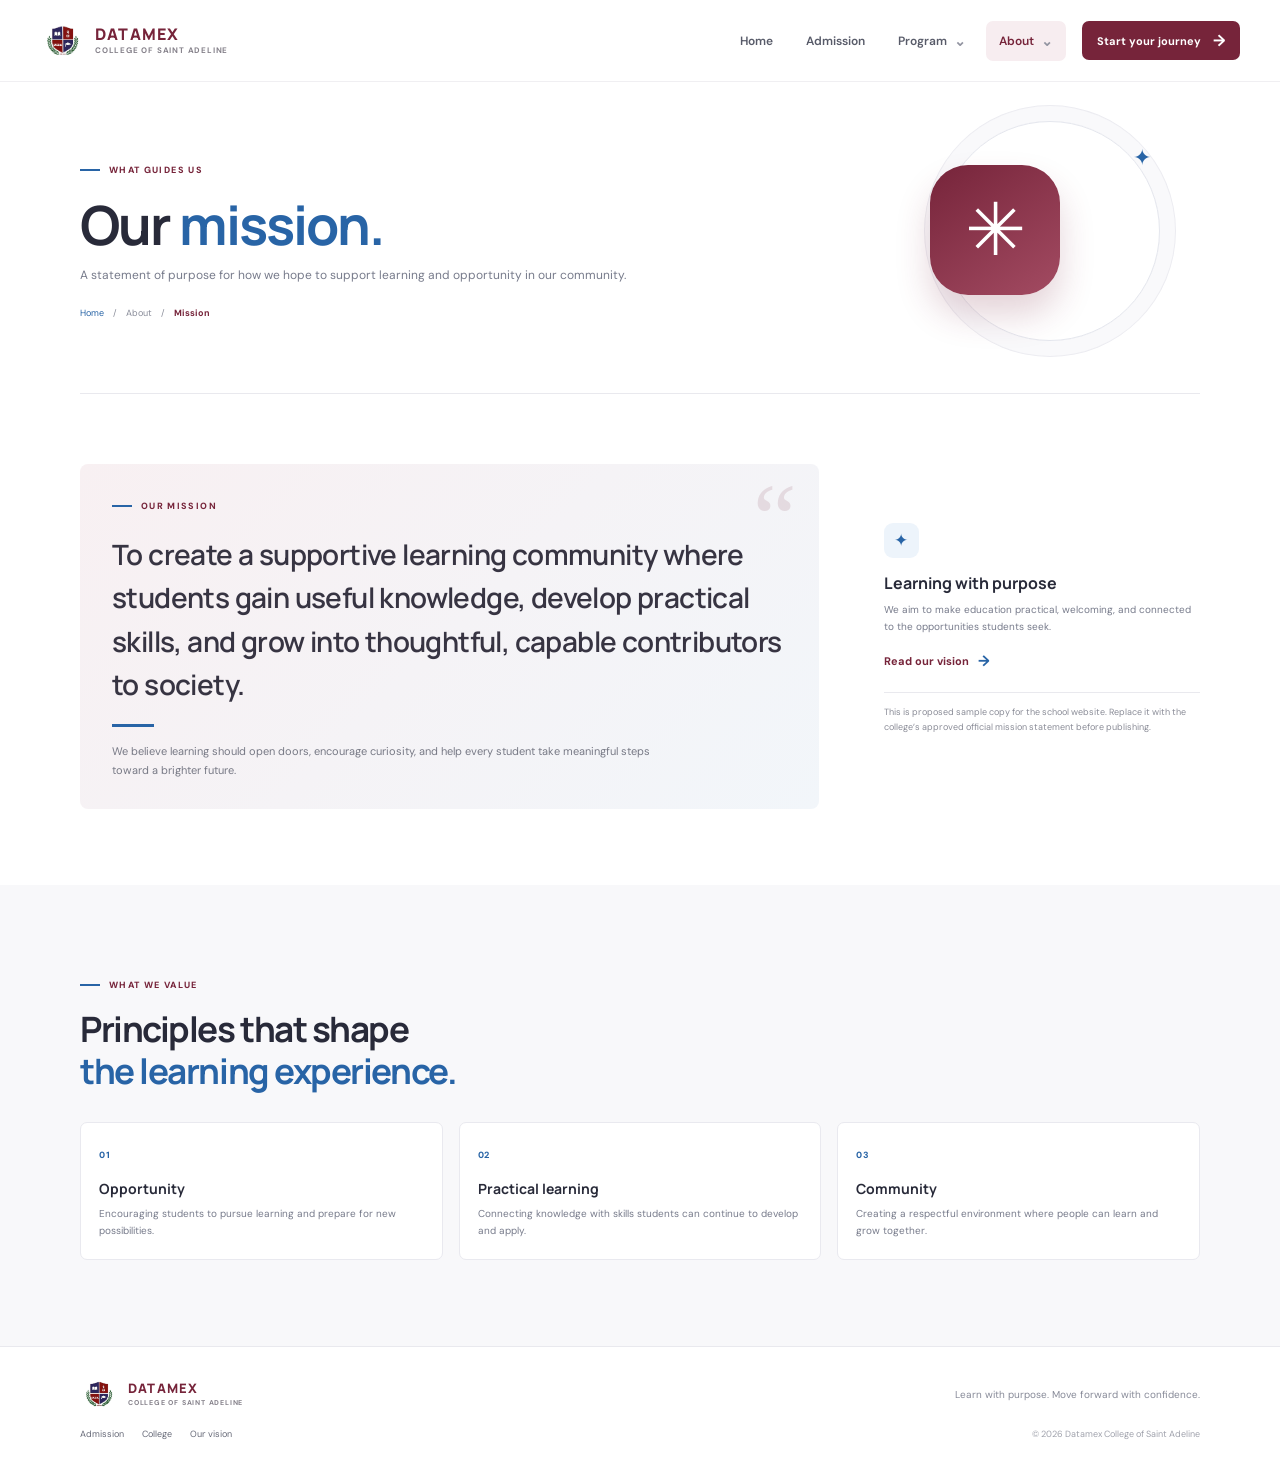
<file: about-mission.html>
<!DOCTYPE html>
<html lang="en">

<head>
  <meta charset="UTF-8">
  <meta name="viewport" content="width=device-width, initial-scale=1.0">
  <meta name="theme-color" content="#76243a">
  <meta name="description" content="Read the mission of Datamex College of Saint Adeline.">
  <title>Our Mission | Datamex College of Saint Adeline</title>
  <link rel="stylesheet" href="assets/css/style.css">
  <script src="assets/js/script.js" defer></script>
</head>

<body data-page="mission">
  <a class="skip-link" href="#main">Skip to content</a>
  <header class="site-header">
    <div class="nav-wrap">
      <a class="brand" href="index.html" aria-label="Datamex College of Saint Adeline home"><img class="brand-logo"
          src="assets/images/datamex-school-logo.png" alt=""><span
          class="brand-copy"><strong>DATAMEX</strong><small>COLLEGE OF SAINT ADELINE</small></span></a>
      <button class="menu-toggle" type="button" aria-expanded="false" aria-controls="primary-navigation"
        aria-label="Open navigation"><span></span><span></span><span></span></button>
      <nav class="primary-navigation" id="primary-navigation" aria-label="Main navigation">
        <a class="nav-item" data-nav="home" href="index.html">Home</a><a class="nav-item" data-nav="admission"
          href="admission.html">Admission</a>
        <div class="nav-dropdown"><button class="nav-item dropdown-toggle" type="button" aria-expanded="false"
            aria-controls="program-menu">Program <span class="caret">⌄</span></button>
          <div class="dropdown-menu" id="program-menu"><a data-nav="college" href="program-college.html">College</a><a
              data-nav="shs" href="program-shs.html">Senior High School</a></div>
        </div>
        <div class="nav-dropdown"><button class="nav-item dropdown-toggle" type="button" aria-expanded="false"
            aria-controls="about-menu">About <span class="caret">⌄</span></button>
          <div class="dropdown-menu" id="about-menu"><a data-nav="mission" href="about-mission.html">Mission</a><a
              data-nav="vision" href="about-vision.html">Vision</a></div>
        </div>
        <a class="nav-cta" href="admission.html">Start your journey <span>→</span></a>
      </nav>
    </div>
  </header>
  <main id="main">
    <section class="page-hero page-width">
      <div class="page-hero-copy"><span class="eyebrow"><span class="eyebrow-line"></span> WHAT GUIDES US</span>
        <h1>Our <span>mission.</span></h1>
        <p>A statement of purpose for how we hope to support learning and opportunity in our community.</p>
        <div class="breadcrumb"><a
            href="index.html">Home</a><span>/</span><span>About</span><span>/</span><strong>Mission</strong></div>
      </div>
      <div class="page-hero-art mission-art" aria-hidden="true">
        <div class="art-ring"></div>
        <div class="mission-symbol">✳</div><i>✦</i>
      </div>
    </section>
    <section class="page-width statement-section">
      <div class="statement-card"><span class="statement-mark">“</span><span class="eyebrow"><span
            class="eyebrow-line"></span> OUR MISSION</span>
        <h2>To create a supportive learning community where students gain useful knowledge, develop practical skills,
          and grow into thoughtful, capable contributors to society.</h2>
        <div class="statement-rule"></div>
        <p>We believe learning should open doors, encourage curiosity, and help every student take meaningful steps
          toward a brighter future.</p>
      </div>
      <div class="statement-aside"><span class="aside-icon">✦</span>
        <h3>Learning with purpose</h3>
        <p>We aim to make education practical, welcoming, and connected to the opportunities students seek.</p><a
          class="text-link" href="about-vision.html">Read our vision <span>→</span></a>
        <p class="editor-note">This is proposed sample copy for the school website. Replace it with the college’s
          approved official mission statement before publishing.</p>
      </div>
    </section>
    <section class="values-section">
      <div class="page-width section-space">
        <div class="content-heading"><span class="eyebrow"><span class="eyebrow-line"></span> WHAT WE VALUE</span>
          <h2>Principles that shape<br><span>the learning experience.</span></h2>
        </div>
        <div class="values-grid">
          <article><span>01</span>
            <h3>Opportunity</h3>
            <p>Encouraging students to pursue learning and prepare for new possibilities.</p>
          </article>
          <article><span>02</span>
            <h3>Practical learning</h3>
            <p>Connecting knowledge with skills students can continue to develop and apply.</p>
          </article>
          <article><span>03</span>
            <h3>Community</h3>
            <p>Creating a respectful environment where people can learn and grow together.</p>
          </article>
        </div>
      </div>
    </section>
  </main>
  <footer class="site-footer">
    <div class="footer-inner page-width"><a class="brand footer-brand" href="index.html"><img class="brand-logo"
          src="assets/images/datamex-school-logo.png" alt=""><span
          class="brand-copy"><strong>DATAMEX</strong><small>COLLEGE OF SAINT ADELINE</small></span></a>
      <p>Learn with purpose. Move forward with confidence.</p>
      <div class="footer-links"><a href="admission.html">Admission</a><a href="program-college.html">College</a><a
          href="about-vision.html">Our vision</a></div><small class="copyright">© <span data-current-year></span>
        Datamex College of Saint Adeline</small>
    </div>
  </footer>
</body>

</html>
</file>
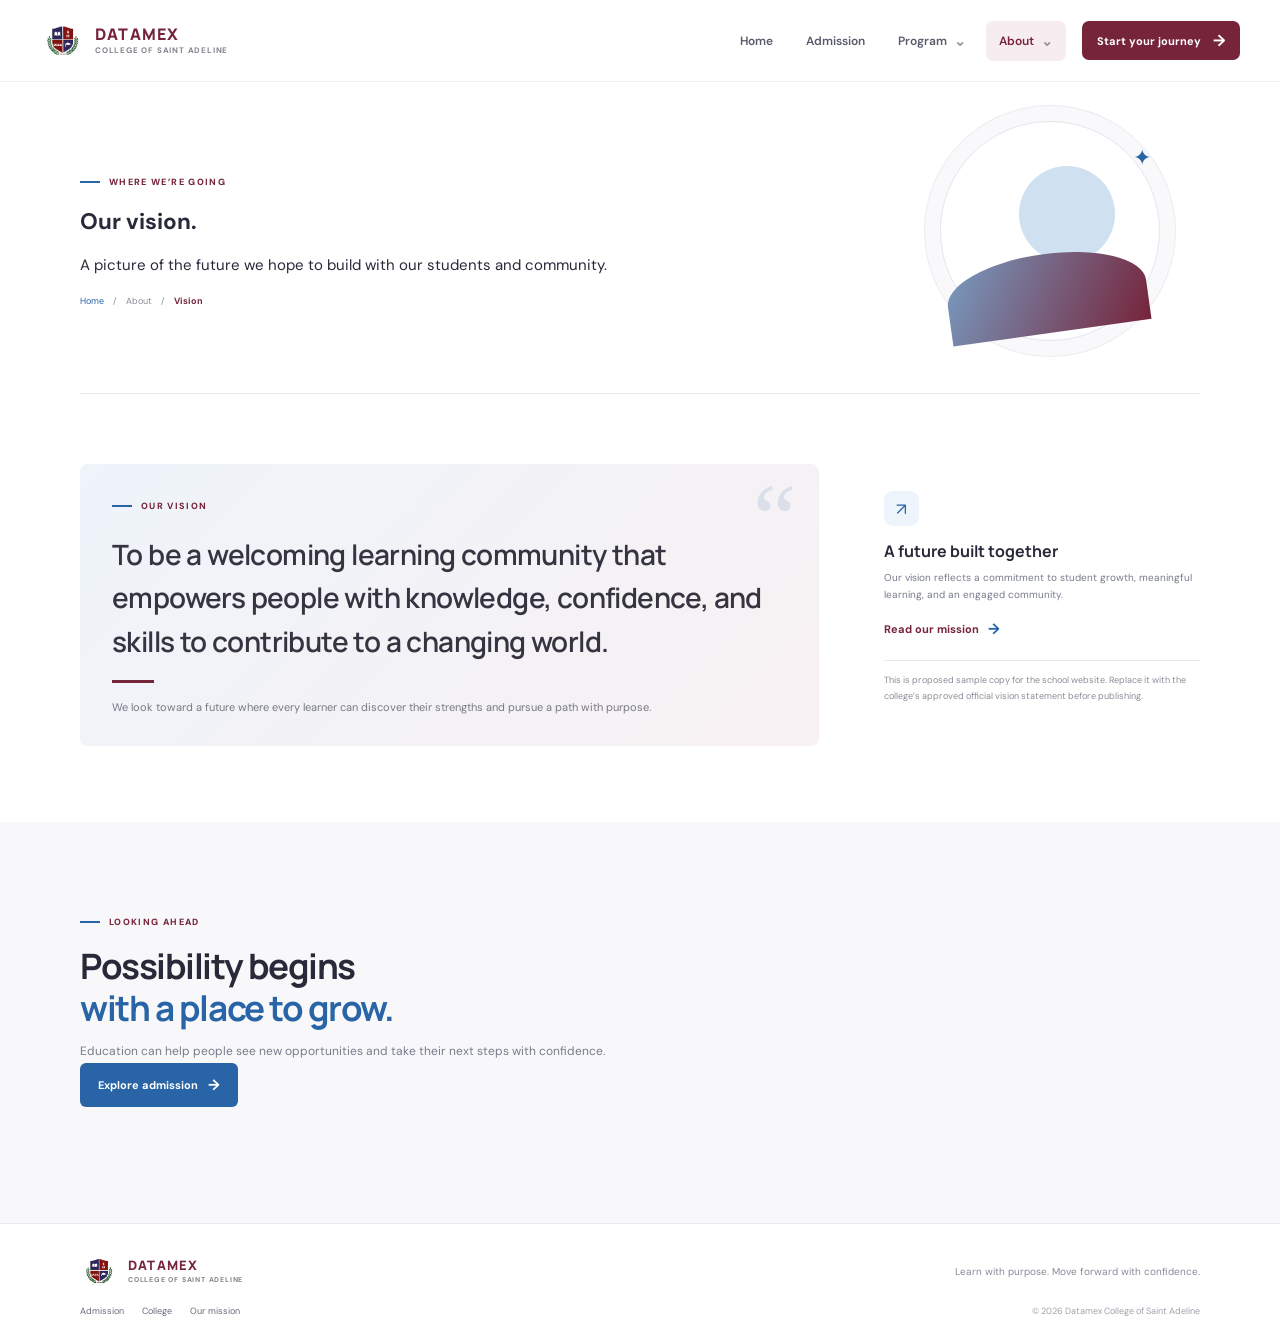
<file: about-vision.html>
<!DOCTYPE html>
<html lang="en">

<head>
  <meta charset="UTF-8">
  <meta name="viewport" content="width=device-width, initial-scale=1.0">
  <meta name="theme-color" content="#76243a">
  <meta name="description" content="Read the vision of Datamex College of Saint Adeline.">
  <title>Our Vision | Datamex College of Saint Adeline</title>
  <link rel="stylesheet" href="assets/css/style.css">
  <script src="assets/js/script.js" defer></script>
</head>

<body data-page="vision">
  <a class="skip-link" href="#main">Skip to content</a>
  <header class="site-header">
    <div class="nav-wrap">
      <a class="brand" href="index.html" aria-label="Datamex College of Saint Adeline home"><img class="brand-logo"
          src="assets/images/datamex-school-logo.png" alt=""><span
          class="brand-copy"><strong>DATAMEX</strong><small>COLLEGE OF SAINT ADELINE</small></span></a>
      <button class="menu-toggle" type="button" aria-expanded="false" aria-controls="primary-navigation"
        aria-label="Open navigation"><span></span><span></span><span></span></button>
      <nav class="primary-navigation" id="primary-navigation" aria-label="Main navigation">
        <a class="nav-item" data-nav="home" href="index.html">Home</a><a class="nav-item" data-nav="admission"
          href="admission.html">Admission</a>
        <div class="nav-dropdown"><button class="nav-item dropdown-toggle" type="button" aria-expanded="false"
            aria-controls="program-menu">Program <span class="caret">⌄</span></button>
          <div class="dropdown-menu" id="program-menu"><a data-nav="college" href="program-college.html">College</a><a
              data-nav="shs" href="program-shs.html">Senior High School</a></div>
        </div>
        <div class="nav-dropdown"><button class="nav-item dropdown-toggle" type="button" aria-expanded="false"
            aria-controls="about-menu">About <span class="caret">⌄</span></button>
          <div class="dropdown-menu" id="about-menu"><a data-nav="mission" href="about-mission.html">Mission</a><a
              data-nav="vision" href="about-vision.html">Vision</a></div>
        </div>
        <a class="nav-cta" href="admission.html">Start your journey <span>→</span></a>
      </nav>
    </div>
  </header>
  <main id="main">
    <section class="page-hero page-width">
      <div class=""><span class="eyebrow"><span class="eyebrow-line"></span> WHERE WE’RE GOING</span>
        <h1>Our <span>vision.</span></h1>
        <p>A picture of the future we hope to build with our students and community.</p>
        <div class="breadcrumb"><a
            href="index.html">Home</a><span>/</span><span>About</span><span>/</span><strong>Vision</strong></div>
      </div>
      <div class="page-hero-art vision-art" aria-hidden="true">
        <div class="art-ring"></div>
        <div class="vision-sun"></div>
        <div class="vision-hill"></div><i>✦</i>
      </div>
    </section>
    <section class="page-width statement-section">
      <div class="statement-card vision-statement"><span class="statement-mark">“</span><span class="eyebrow"><span
            class="eyebrow-line"></span> OUR VISION</span>
        <h2>To be a welcoming learning community that empowers people with knowledge, confidence, and skills to
          contribute to a changing world.</h2>
        <div class="statement-rule"></div>
        <p>We look toward a future where every learner can discover their strengths and pursue a path with purpose.</p>
      </div>
      <div class="statement-aside"><span class="aside-icon">↗</span>
        <h3>A future built together</h3>
        <p>Our vision reflects a commitment to student growth, meaningful learning, and an engaged community.</p><a
          class="text-link" href="about-mission.html">Read our mission <span>→</span></a>
        <p class="editor-note">This is proposed sample copy for the school website. Replace it with the college’s
          approved official vision statement before publishing.</p>
      </div>
    </section>
    <section class="values-section">
      <div class="page-width section-space">
        <div class="content-heading"><span class="eyebrow"><span class="eyebrow-line"></span> LOOKING AHEAD</span>
          <h2>Possibility begins<br><span>with a place to grow.</span></h2>
          <p>Education can help people see new opportunities and take their next steps with confidence.</p><a
            class="button button-primary" href="admission.html">Explore admission <span>→</span></a>
        </div>
      </div>
    </section>
  </main>
  <footer class="site-footer">
    <div class="footer-inner page-width"><a class="brand footer-brand" href="index.html"><img class="brand-logo"
          src="assets/images/datamex-school-logo.png" alt=""><span
          class="brand-copy"><strong>DATAMEX</strong><small>COLLEGE OF SAINT ADELINE</small></span></a>
      <p>Learn with purpose. Move forward with confidence.</p>
      <div class="footer-links"><a href="admission.html">Admission</a><a href="program-college.html">College</a><a
          href="about-mission.html">Our mission</a></div><small class="copyright">© <span data-current-year></span>
        Datamex College of Saint Adeline</small>
    </div>
  </footer>
</body>

</html>
</file>
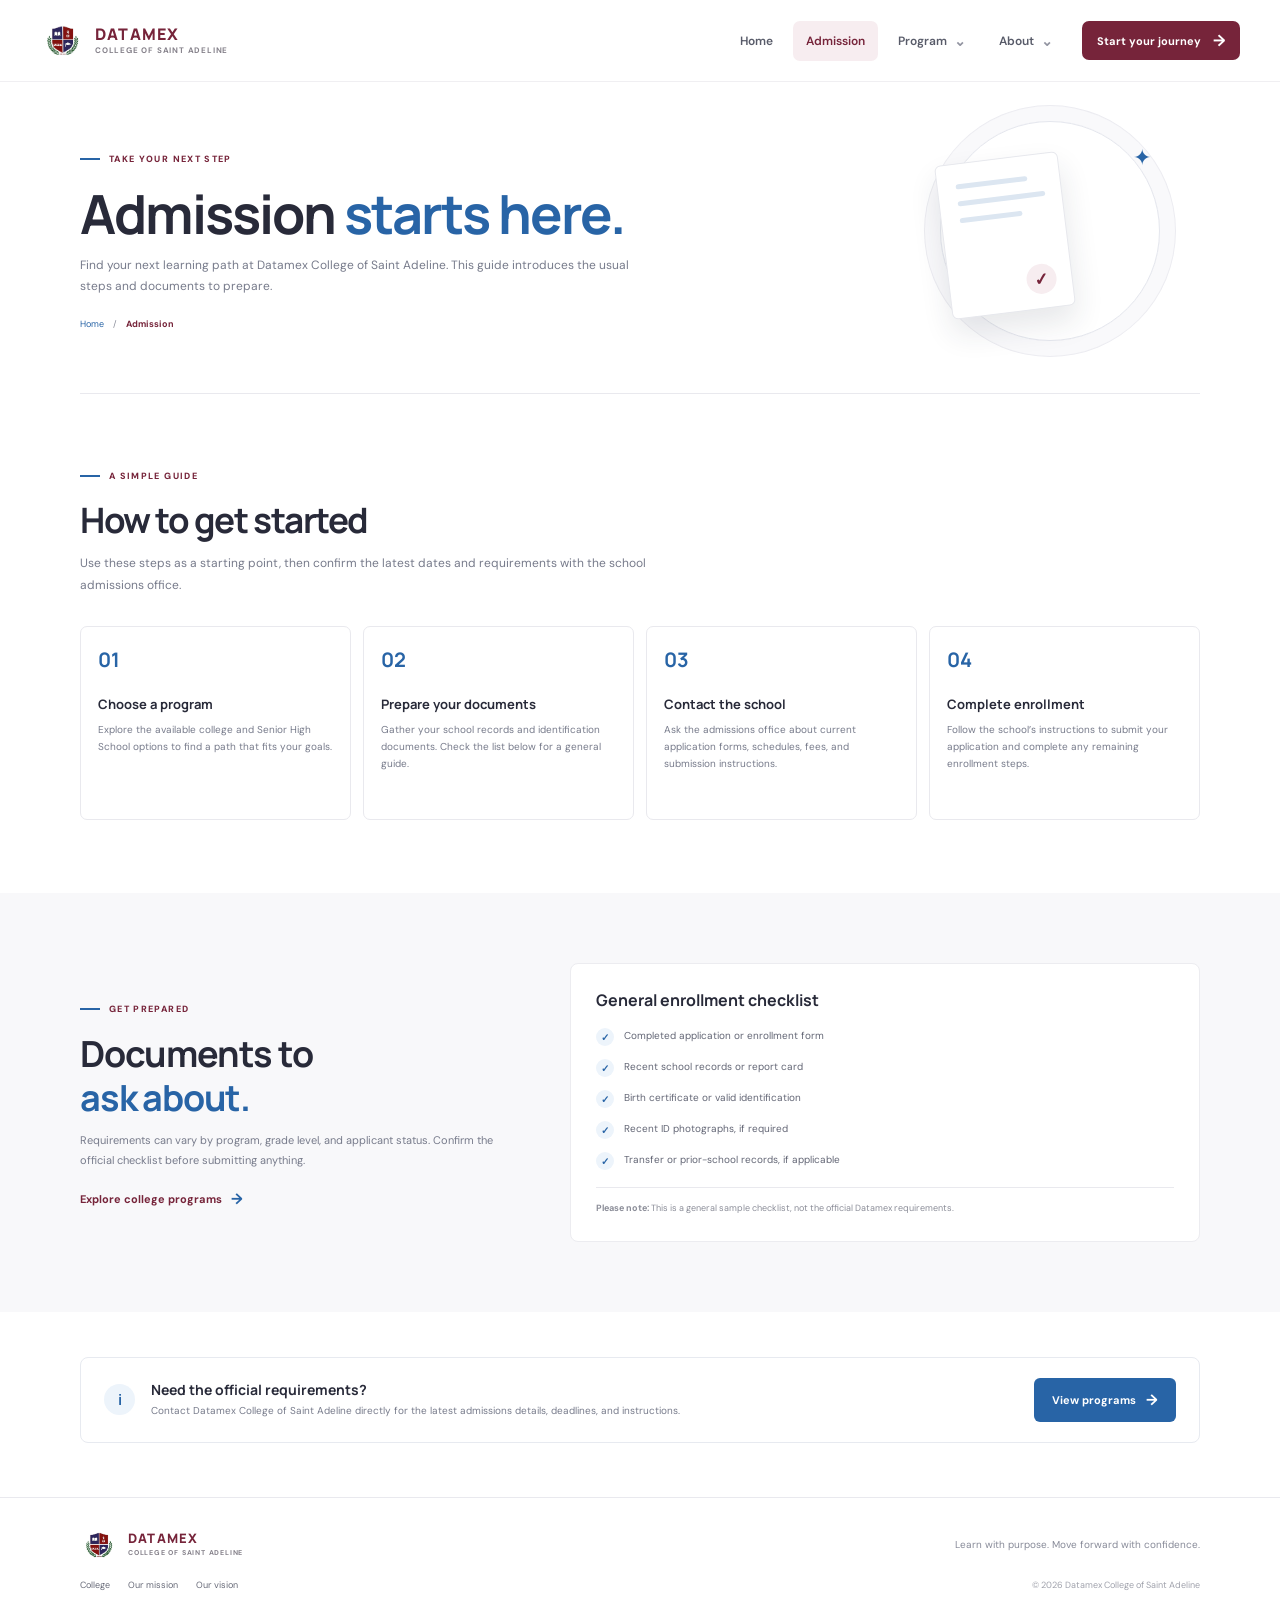
<file: admission.html>
<!DOCTYPE html>
<html lang="en">

<head>
  <meta charset="UTF-8">
  <meta name="viewport" content="width=device-width, initial-scale=1.0">
  <meta name="theme-color" content="#76243a">
  <meta name="description" content="Learn about the admissions process at Datamex College of Saint Adeline.">
  <title>Admission | Datamex College of Saint Adeline</title>
  <link rel="stylesheet" href="assets/css/style.css">
  <script src="assets/js/script.js" defer></script>
</head>

<body data-page="admission">
  <a class="skip-link" href="#main">Skip to content</a>
  <header class="site-header">
    <div class="nav-wrap">
      <a class="brand" href="index.html" aria-label="Datamex College of Saint Adeline home"><img class="brand-logo"
          src="assets/images/datamex-school-logo.png" alt=""><span
          class="brand-copy"><strong>DATAMEX</strong><small>COLLEGE OF SAINT ADELINE</small></span></a>
      <button class="menu-toggle" type="button" aria-expanded="false" aria-controls="primary-navigation"
        aria-label="Open navigation"><span></span><span></span><span></span></button>
      <nav class="primary-navigation" id="primary-navigation" aria-label="Main navigation">
        <a class="nav-item" data-nav="home" href="index.html">Home</a><a class="nav-item" data-nav="admission"
          href="admission.html">Admission</a>
        <div class="nav-dropdown"><button class="nav-item dropdown-toggle" type="button" aria-expanded="false"
            aria-controls="program-menu">Program <span class="caret">⌄</span></button>
          <div class="dropdown-menu" id="program-menu"><a data-nav="college" href="program-college.html">College</a><a
              data-nav="shs" href="program-shs.html">Senior High School</a></div>
        </div>
        <div class="nav-dropdown"><button class="nav-item dropdown-toggle" type="button" aria-expanded="false"
            aria-controls="about-menu">About <span class="caret">⌄</span></button>
          <div class="dropdown-menu" id="about-menu"><a data-nav="mission" href="about-mission.html">Mission</a><a
              data-nav="vision" href="about-vision.html">Vision</a></div>
        </div>
        <a class="nav-cta" href="admission.html">Start your journey <span>→</span></a>
      </nav>
    </div>
  </header>
  <main id="main">
    <section class="page-hero page-width">
      <div class="page-hero-copy"><span class="eyebrow"><span class="eyebrow-line"></span> TAKE YOUR NEXT STEP</span>
        <h1>Admission <span>starts here.</span></h1>
        <p>Find your next learning path at Datamex College of Saint Adeline. This guide introduces the usual steps and
          documents to prepare.</p>
        <div class="breadcrumb"><a href="index.html">Home</a><span>/</span><strong>Admission</strong></div>
      </div>
      <div class="page-hero-art admission-art" aria-hidden="true">
        <div class="art-ring"></div>
        <div class="art-paper"><span></span><span></span><span></span><b>✓</b></div><i>✦</i>
      </div>
    </section>
    <section class="page-width content-section">
      <div class="content-heading"><span class="eyebrow"><span class="eyebrow-line"></span> A SIMPLE GUIDE</span>
        <h2>How to get started</h2>
        <p>Use these steps as a starting point, then confirm the latest dates and requirements with the school
          admissions office.</p>
      </div>
      <div class="steps-grid">
        <article class="step-card"><span>01</span>
          <h3>Choose a program</h3>
          <p>Explore the available college and Senior High School options to find a path that fits your goals.</p>
        </article>
        <article class="step-card"><span>02</span>
          <h3>Prepare your documents</h3>
          <p>Gather your school records and identification documents. Check the list below for a general guide.</p>
        </article>
        <article class="step-card"><span>03</span>
          <h3>Contact the school</h3>
          <p>Ask the admissions office about current application forms, schedules, fees, and submission instructions.
          </p>
        </article>
        <article class="step-card"><span>04</span>
          <h3>Complete enrollment</h3>
          <p>Follow the school’s instructions to submit your application and complete any remaining enrollment steps.
          </p>
        </article>
      </div>
    </section>
    <section class="requirements-section">
      <div class="page-width requirements-layout">
        <div><span class="eyebrow"><span class="eyebrow-line"></span> GET PREPARED</span>
          <h2>Documents to<br><span>ask about.</span></h2>
          <p>Requirements can vary by program, grade level, and applicant status. Confirm the official checklist before
            submitting anything.</p><a class="text-link" href="program-college.html">Explore college programs
            <span>→</span></a>
        </div>
        <div class="requirements-card">
          <h3>General enrollment checklist</h3>
          <ul>
            <li><span>✓</span> Completed application or enrollment form</li>
            <li><span>✓</span> Recent school records or report card</li>
            <li><span>✓</span> Birth certificate or valid identification</li>
            <li><span>✓</span> Recent ID photographs, if required</li>
            <li><span>✓</span> Transfer or prior-school records, if applicable</li>
          </ul>
          <p><strong>Please note:</strong> This is a general sample checklist, not the official Datamex requirements.
          </p>
        </div>
      </div>
    </section>
    <section class="page-width info-callout"><span class="callout-icon">i</span>
      <div>
        <h2>Need the official requirements?</h2>
        <p>Contact Datamex College of Saint Adeline directly for the latest admissions details, deadlines, and
          instructions.</p>
      </div><a class="button button-primary" href="program-college.html">View programs <span>→</span></a>
    </section>
  </main>
  <footer class="site-footer">
    <div class="footer-inner page-width"><a class="brand footer-brand" href="index.html"><img class="brand-logo"
          src="assets/images/datamex-school-logo.png" alt=""><span
          class="brand-copy"><strong>DATAMEX</strong><small>COLLEGE OF SAINT ADELINE</small></span></a>
      <p>Learn with purpose. Move forward with confidence.</p>
      <div class="footer-links"><a href="program-college.html">College</a><a href="about-mission.html">Our mission</a><a
          href="about-vision.html">Our vision</a></div><small class="copyright">© <span data-current-year></span>
        Datamex College of Saint Adeline</small>
    </div>
  </footer>
</body>

</html>
</file>
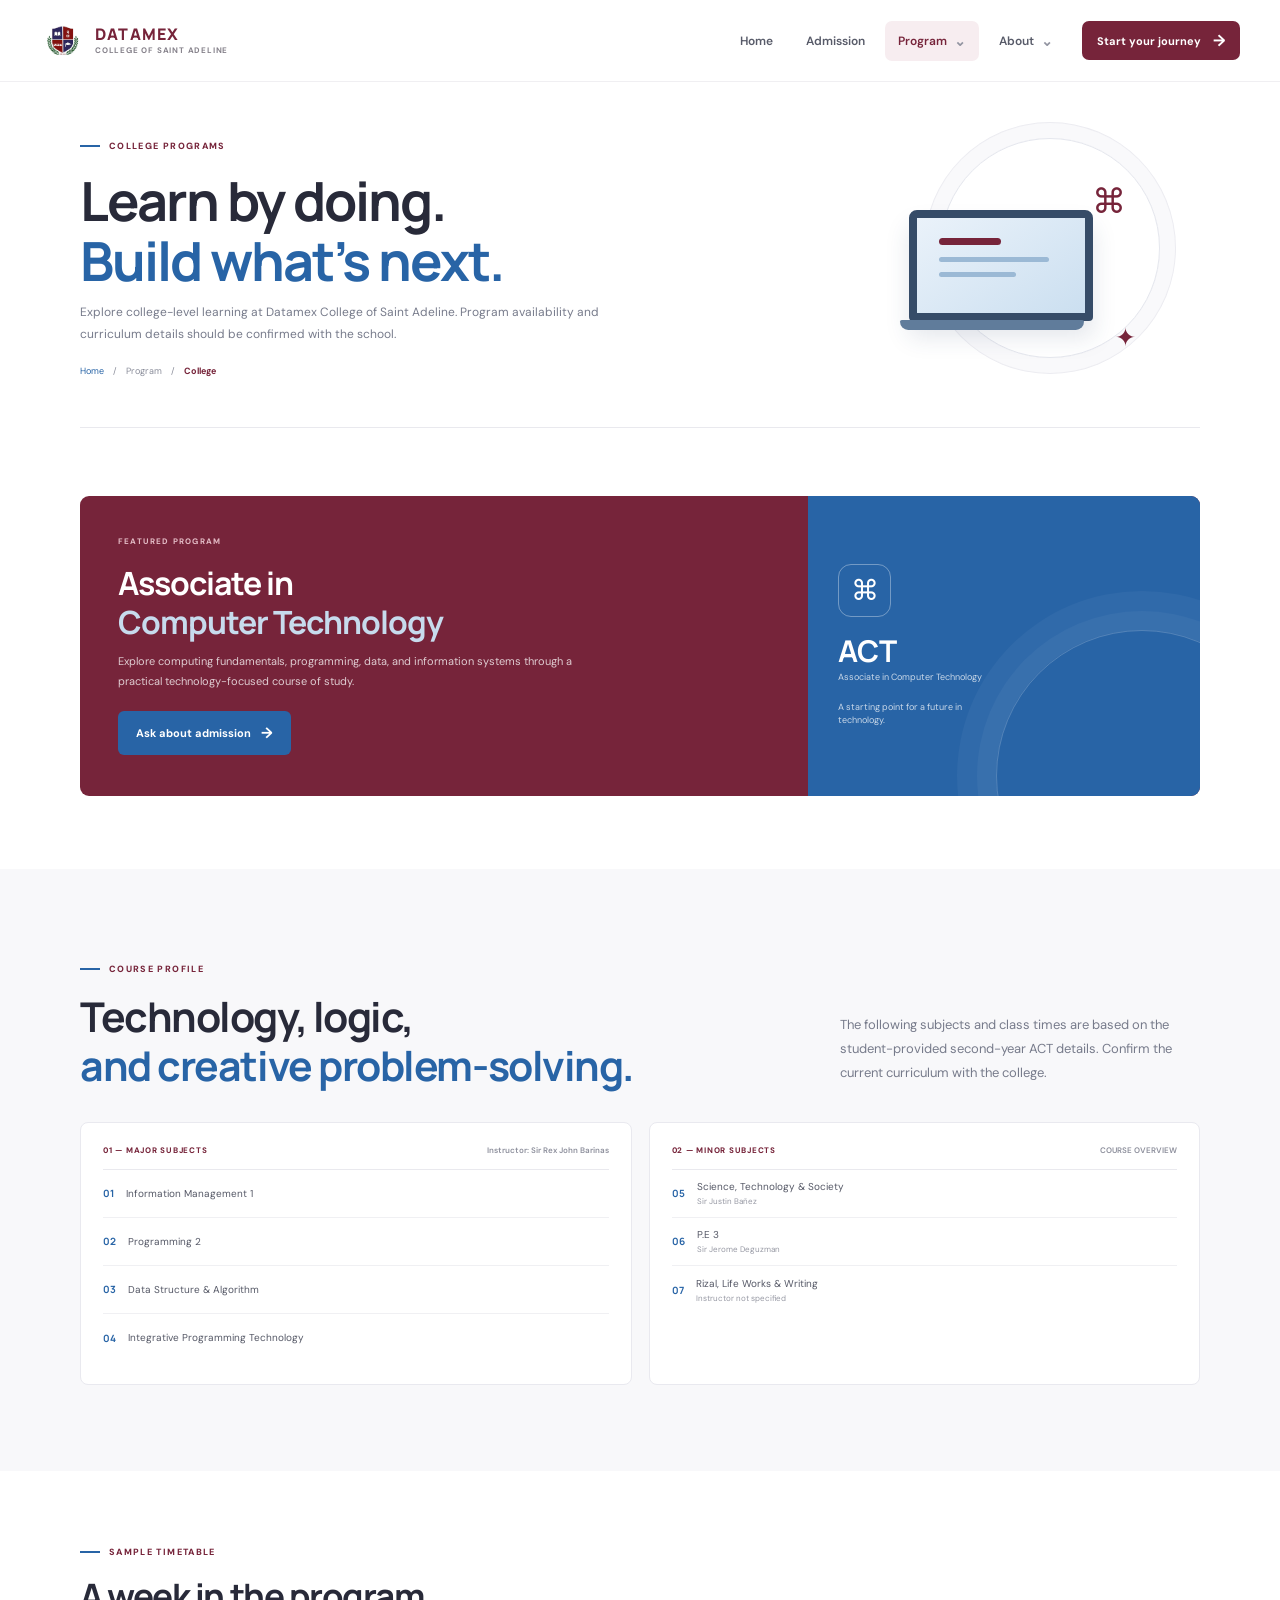
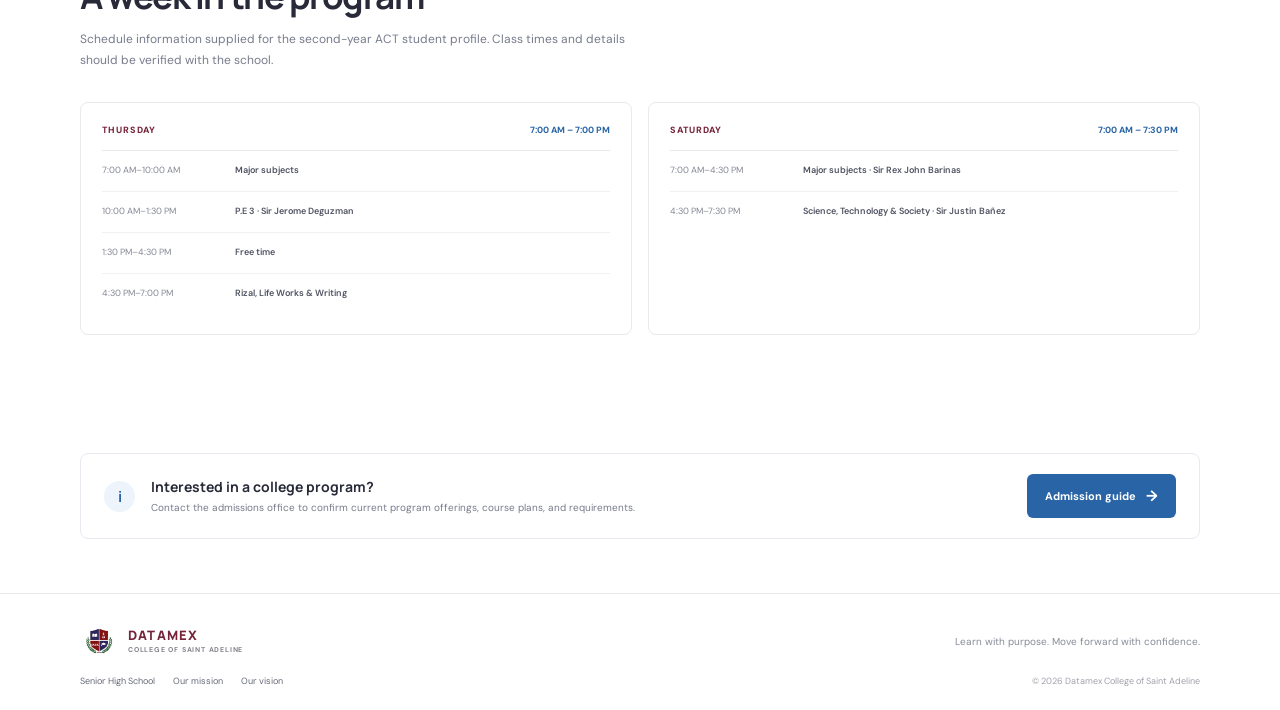
<file: program-college.html>
<!DOCTYPE html>
<html lang="en">

<head>
  <meta charset="UTF-8">
  <meta name="viewport" content="width=device-width, initial-scale=1.0">
  <meta name="theme-color" content="#76243a">
  <meta name="description"
    content="Explore the Associate in Computer Technology program at Datamex College of Saint Adeline.">
  <title>College Program | Datamex College of Saint Adeline</title>
  <link rel="stylesheet" href="assets/css/style.css">
  <script src="assets/js/script.js" defer></script>
</head>

<body data-page="college">
  <a class="skip-link" href="#main">Skip to content</a>
  <header class="site-header">
    <div class="nav-wrap">
      <a class="brand" href="index.html" aria-label="Datamex College of Saint Adeline home"><img class="brand-logo"
          src="assets/images/datamex-school-logo.png" alt=""><span
          class="brand-copy"><strong>DATAMEX</strong><small>COLLEGE OF SAINT ADELINE</small></span></a>
      <button class="menu-toggle" type="button" aria-expanded="false" aria-controls="primary-navigation"
        aria-label="Open navigation"><span></span><span></span><span></span></button>
      <nav class="primary-navigation" id="primary-navigation" aria-label="Main navigation">
        <a class="nav-item" data-nav="home" href="index.html">Home</a><a class="nav-item" data-nav="admission"
          href="admission.html">Admission</a>
        <div class="nav-dropdown"><button class="nav-item dropdown-toggle" type="button" aria-expanded="false"
            aria-controls="program-menu">Program <span class="caret">⌄</span></button>
          <div class="dropdown-menu" id="program-menu"><a data-nav="college" href="program-college.html">College</a><a
              data-nav="shs" href="program-shs.html">Senior High School</a></div>
        </div>
        <div class="nav-dropdown"><button class="nav-item dropdown-toggle" type="button" aria-expanded="false"
            aria-controls="about-menu">About <span class="caret">⌄</span></button>
          <div class="dropdown-menu" id="about-menu"><a data-nav="mission" href="about-mission.html">Mission</a><a
              data-nav="vision" href="about-vision.html">Vision</a></div>
        </div>
        <a class="nav-cta" href="admission.html">Start your journey <span>→</span></a>
      </nav>
    </div>
  </header>
  <main id="main">
    <section class="page-hero page-width">
      <div class="page-hero-copy"><span class="eyebrow"><span class="eyebrow-line"></span> COLLEGE PROGRAMS</span>
        <h1>Learn by doing.<br><span>Build what’s next.</span></h1>
        <p>Explore college-level learning at Datamex College of Saint Adeline. Program availability and curriculum
          details should be confirmed with the school.</p>
        <div class="breadcrumb"><a
            href="index.html">Home</a><span>/</span><span>Program</span><span>/</span><strong>College</strong></div>
      </div>
      <div class="page-hero-art college-art" aria-hidden="true">
        <div class="art-ring"></div>
        <div class="art-laptop"><span></span><b></b></div><i>⌘</i><em>✦</em>
      </div>
    </section>
    <section class="page-width content-section">
      <div class="program-feature">
        <div class="program-feature-copy"><span class="program-label">FEATURED PROGRAM</span>
          <h2>Associate in<br><span>Computer Technology</span></h2>
          <p>Explore computing fundamentals, programming, data, and information systems through a practical
            technology-focused course of study.</p><a class="button button-primary" href="admission.html">Ask about
            admission <span>→</span></a>
        </div>
        <div class="program-feature-side"><span class="side-symbol">⌘</span><strong>ACT</strong><small>Associate in
            Computer Technology</small><span class="side-note">A starting point for a future in technology.</span></div>
      </div>
    </section>
    <section class="curriculum-section">
      <div class="page-width section-space">
        <div class="section-topline">
          <div><span class="eyebrow"><span class="eyebrow-line"></span> COURSE PROFILE</span>
            <h2>Technology, logic,<br><span>and creative problem-solving.</span></h2>
          </div>
          <p>The following subjects and class times are based on the student-provided second-year ACT details. Confirm
            the current curriculum with the college.</p>
        </div>
        <div class="course-layout">
          <div class="course-card">
            <div class="course-card-heading"><span>01 — MAJOR SUBJECTS</span><span>Instructor: Sir Rex John
                Barinas</span></div>
            <ul class="course-list">
              <li><span>01</span>Information Management 1</li>
              <li><span>02</span>Programming 2</li>
              <li><span>03</span>Data Structure &amp; Algorithm</li>
              <li><span>04</span>Integrative Programming Technology</li>
            </ul>
          </div>
          <div class="course-card minor-card">
            <div class="course-card-heading"><span>02 — MINOR SUBJECTS</span><span>COURSE OVERVIEW</span></div>
            <ul class="course-list">
              <li><span>05</span>
                <div>Science, Technology &amp; Society<small>Sir Justin Bañez</small></div>
              </li>
              <li><span>06</span>
                <div>P.E 3<small>Sir Jerome Deguzman</small></div>
              </li>
              <li><span>07</span>
                <div>Rizal, Life Works &amp; Writing<small>Instructor not specified</small></div>
              </li>
            </ul>
          </div>
        </div>
      </div>
    </section>
    <section class="page-width content-section schedule-section">
      <div class="content-heading"><span class="eyebrow"><span class="eyebrow-line"></span> SAMPLE TIMETABLE</span>
        <h2>A week in the program</h2>
        <p>Schedule information supplied for the second-year ACT student profile. Class times and details should be
          verified with the school.</p>
      </div>
      <div class="timetable-grid">
        <article class="timetable-card">
          <div class="timetable-heading"><span>THURSDAY</span><strong>7:00 AM – 7:00 PM</strong></div>
          <ol>
            <li><time>7:00 AM–10:00 AM</time><span>Major subjects</span></li>
            <li><time>10:00 AM–1:30 PM</time><span>P.E 3 · Sir Jerome Deguzman</span></li>
            <li><time>1:30 PM–4:30 PM</time><span>Free time</span></li>
            <li><time>4:30 PM–7:00 PM</time><span>Rizal, Life Works &amp; Writing</span></li>
          </ol>
        </article>
        <article class="timetable-card saturday-card">
          <div class="timetable-heading"><span>SATURDAY</span><strong>7:00 AM – 7:30 PM</strong></div>
          <ol>
            <li><time>7:00 AM–4:30 PM</time><span>Major subjects · Sir Rex John Barinas</span></li>
            <li><time>4:30 PM–7:30 PM</time><span>Science, Technology &amp; Society · Sir Justin Bañez</span></li>
          </ol>
        </article>
      </div>
    </section>
    <section class="page-width info-callout"><span class="callout-icon">i</span>
      <div>
        <h2>Interested in a college program?</h2>
        <p>Contact the admissions office to confirm current program offerings, course plans, and requirements.</p>
      </div><a class="button button-primary" href="admission.html">Admission guide <span>→</span></a>
    </section>
  </main>
  <footer class="site-footer">
    <div class="footer-inner page-width"><a class="brand footer-brand" href="index.html"><img class="brand-logo"
          src="assets/images/datamex-school-logo.png" alt=""><span
          class="brand-copy"><strong>DATAMEX</strong><small>COLLEGE OF SAINT ADELINE</small></span></a>
      <p>Learn with purpose. Move forward with confidence.</p>
      <div class="footer-links"><a href="program-shs.html">Senior High School</a><a href="about-mission.html">Our
          mission</a><a href="about-vision.html">Our vision</a></div><small class="copyright">© <span
          data-current-year></span> Datamex College of Saint Adeline</small>
    </div>
  </footer>
</body>

</html>
</file>
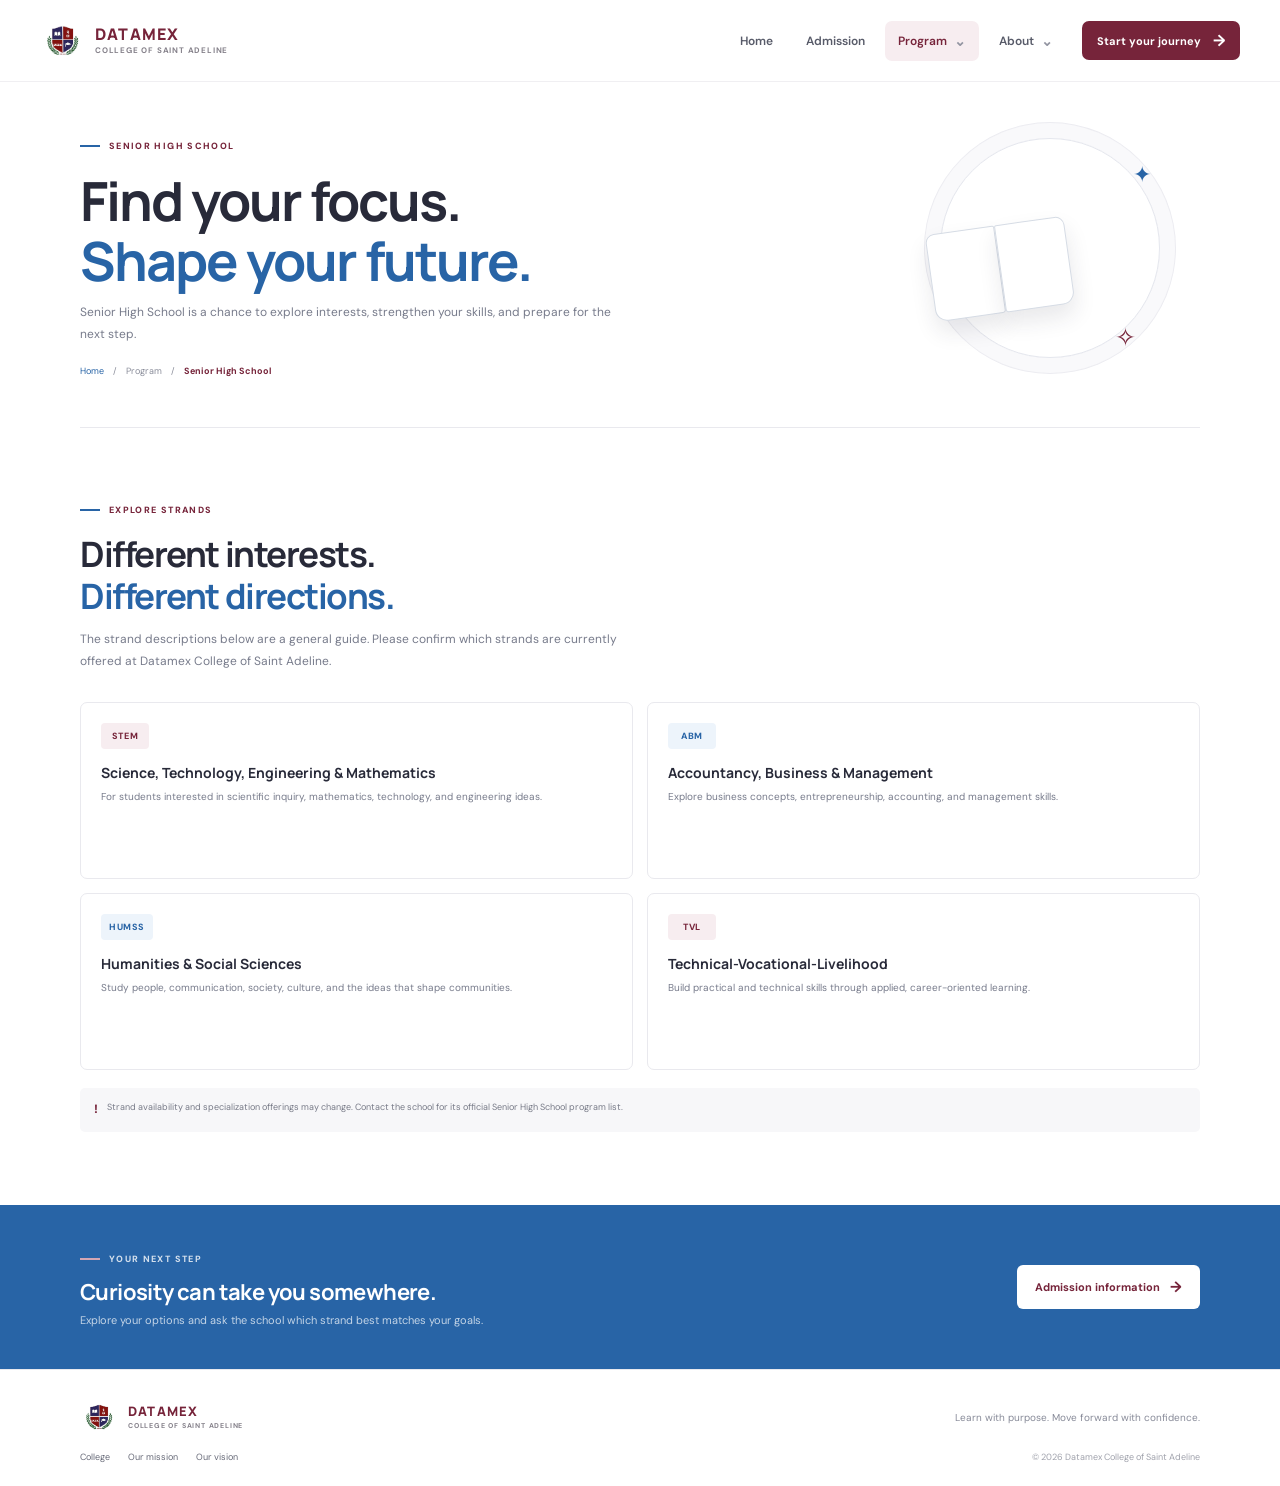
<file: program-shs.html>
<!DOCTYPE html>
<html lang="en">

<head>
  <meta charset="UTF-8">
  <meta name="viewport" content="width=device-width, initial-scale=1.0">
  <meta name="theme-color" content="#76243a">
  <meta name="description"
    content="Learn about Senior High School pathways and strands at Datamex College of Saint Adeline.">
  <title>Senior High School | Datamex College of Saint Adeline</title>
  <link rel="stylesheet" href="assets/css/style.css">
  <script src="assets/js/script.js" defer></script>
</head>

<body data-page="shs">
  <a class="skip-link" href="#main">Skip to content</a>
  <header class="site-header">
    <div class="nav-wrap">
      <a class="brand" href="index.html" aria-label="Datamex College of Saint Adeline home"><img class="brand-logo"
          src="assets/images/datamex-school-logo.png" alt=""><span
          class="brand-copy"><strong>DATAMEX</strong><small>COLLEGE OF SAINT ADELINE</small></span></a>
      <button class="menu-toggle" type="button" aria-expanded="false" aria-controls="primary-navigation"
        aria-label="Open navigation"><span></span><span></span><span></span></button>
      <nav class="primary-navigation" id="primary-navigation" aria-label="Main navigation">
        <a class="nav-item" data-nav="home" href="index.html">Home</a><a class="nav-item" data-nav="admission"
          href="admission.html">Admission</a>
        <div class="nav-dropdown"><button class="nav-item dropdown-toggle" type="button" aria-expanded="false"
            aria-controls="program-menu">Program <span class="caret">⌄</span></button>
          <div class="dropdown-menu" id="program-menu"><a data-nav="college" href="program-college.html">College</a><a
              data-nav="shs" href="program-shs.html">Senior High School</a></div>
        </div>
        <div class="nav-dropdown"><button class="nav-item dropdown-toggle" type="button" aria-expanded="false"
            aria-controls="about-menu">About <span class="caret">⌄</span></button>
          <div class="dropdown-menu" id="about-menu"><a data-nav="mission" href="about-mission.html">Mission</a><a
              data-nav="vision" href="about-vision.html">Vision</a></div>
        </div>
        <a class="nav-cta" href="admission.html">Start your journey <span>→</span></a>
      </nav>
    </div>
  </header>
  <main id="main">
    <section class="page-hero page-width">
      <div class="page-hero-copy"><span class="eyebrow"><span class="eyebrow-line"></span> SENIOR HIGH SCHOOL</span>
        <h1>Find your focus.<br><span>Shape your future.</span></h1>
        <p>Senior High School is a chance to explore interests, strengthen your skills, and prepare for the next step.
        </p>
        <div class="breadcrumb"><a
            href="index.html">Home</a><span>/</span><span>Program</span><span>/</span><strong>Senior High
            School</strong></div>
      </div>
      <div class="page-hero-art shs-art" aria-hidden="true">
        <div class="art-ring"></div>
        <div class="art-book"><span></span><span></span></div><i>✦</i><em>✧</em>
      </div>
    </section>
    <section class="page-width content-section">
      <div class="content-heading"><span class="eyebrow"><span class="eyebrow-line"></span> EXPLORE STRANDS</span>
        <h2>Different interests.<br><span>Different directions.</span></h2>
        <p>The strand descriptions below are a general guide. Please confirm which strands are currently offered at
          Datamex College of Saint Adeline.</p>
      </div>
      <div class="strand-grid">
        <article class="strand-card"><span class="strand-code">STEM</span>
          <h3>Science, Technology, Engineering &amp; Mathematics</h3>
          <p>For students interested in scientific inquiry, mathematics, technology, and engineering ideas.</p>
        </article>
        <article class="strand-card"><span class="strand-code blue-code">ABM</span>
          <h3>Accountancy, Business &amp; Management</h3>
          <p>Explore business concepts, entrepreneurship, accounting, and management skills.</p>
        </article>
        <article class="strand-card"><span class="strand-code blue-code">HUMSS</span>
          <h3>Humanities &amp; Social Sciences</h3>
          <p>Study people, communication, society, culture, and the ideas that shape communities.</p>
        </article>
        <article class="strand-card"><span class="strand-code">TVL</span>
          <h3>Technical-Vocational-Livelihood</h3>
          <p>Build practical and technical skills through applied, career-oriented learning.</p>
        </article>
      </div>
      <p class="notice-line"><span>!</span> Strand availability and specialization offerings may change. Contact the
        school for its official Senior High School program list.</p>
    </section>
    <section class="shs-band">
      <div class="page-width shs-band-inner">
        <div><span class="eyebrow light-eyebrow"><span class="eyebrow-line"></span> YOUR NEXT STEP</span>
          <h2>Curiosity can take you somewhere.</h2>
          <p>Explore your options and ask the school which strand best matches your goals.</p>
        </div><a class="button button-light" href="admission.html">Admission information <span>→</span></a>
      </div>
    </section>
  </main>
  <footer class="site-footer">
    <div class="footer-inner page-width"><a class="brand footer-brand" href="index.html"><img class="brand-logo"
          src="assets/images/datamex-school-logo.png" alt=""><span
          class="brand-copy"><strong>DATAMEX</strong><small>COLLEGE OF SAINT ADELINE</small></span></a>
      <p>Learn with purpose. Move forward with confidence.</p>
      <div class="footer-links"><a href="program-college.html">College</a><a href="about-mission.html">Our mission</a><a
          href="about-vision.html">Our vision</a></div><small class="copyright">© <span data-current-year></span>
        Datamex College of Saint Adeline</small>
    </div>
  </footer>
</body>

</html>
</file>
<file: assets/css/style.css>
@import url('https://fonts.googleapis.com/css2?family=DM+Sans:wght@400;500;600;700&family=Manrope:wght@400;500;600;700;800&display=swap');

:root {
  --maroon: #76243a;
  --maroon-dark: #551a2b;
  --maroon-light: #f7edf0;
  --blue: #2864a6;
  --blue-dark: #1c4d81;
  --blue-light: #edf4fb;
  --ink: #282a39;
  --muted: #777b8b;
  --paper: #fff;
  --canvas: #f8f8fa;
  --line: #e9e9ee;
  --page-width: 1120px;
}

* {
  box-sizing: border-box;
}

html {
  scroll-behavior: smooth;
}

body {
  margin: 0;
  background: var(--paper);
  color: var(--ink);
  font-family: 'DM Sans', 'Segoe UI', sans-serif;
  font-size: 15px;
  -webkit-font-smoothing: antialiased;
}

a {
  color: inherit;
  text-decoration: none;
}

button {
  font: inherit;
}

.page-width {
  width: min(var(--page-width), calc(100% - 64px));
  margin-inline: auto;
}

.skip-link {
  position: absolute;
  z-index: 20;
  top: 10px;
  left: 10px;
  padding: 10px 14px;
  transform: translateY(-150%);
  border-radius: 6px;
  background: #fff;
  color: var(--maroon);
}

.skip-link:focus {
  transform: translateY(0);
}

.site-header {
  position: relative;
  z-index: 10;
  height: 82px;
  border-bottom: 1px solid #f0eff2;
  background: #fff;
}

.nav-wrap {
  display: flex;
  width: min(1200px, calc(100% - 64px));
  height: 100%;
  align-items: center;
  justify-content: space-between;
  margin: 0 auto;
}

.brand {
  display: inline-flex;
  flex: 0 0 auto;
  align-items: center;
  gap: 10px;
}

.brand-logo {
  display: block;
  width: 45px;
  height: 45px;
  flex: 0 0 auto;
  border-radius: 50%;
  object-fit: contain;
}

.brand-mark {
  display: grid;
  width: 40px;
  height: 40px;
  place-items: center;
  border-radius: 12px 12px 12px 4px;
  background: var(--maroon);
  color: #fff;
  font-family: 'Manrope', sans-serif;
  font-size: 23px;
  font-weight: 800;
}

.brand-copy {
  display: grid;
  gap: 3px;
  color: var(--maroon);
}

.brand-copy strong {
  font-family: 'Manrope', sans-serif;
  font-size: 16px;
  font-weight: 800;
  letter-spacing: 1.2px;
  line-height: 1;
}

.brand-copy small {
  color: #85818a;
  font-size: 8px;
  font-weight: 700;
  letter-spacing: .8px;
}

.primary-navigation {
  display: flex;
  height: 100%;
  align-items: center;
  gap: 7px;
}

.nav-item {
  display: inline-flex;
  min-height: 40px;
  align-items: center;
  gap: 7px;
  padding: 0 13px;
  border: 0;
  border-radius: 7px;
  background: transparent;
  color: #585b69;
  font-size: 12px;
  font-weight: 600;
  cursor: pointer;
}

.nav-item:hover,
.nav-item.current {
  background: var(--maroon-light);
  color: var(--maroon);
}

.nav-dropdown {
  position: relative;
  display: flex;
  height: 100%;
  align-items: center;
}

.caret {
  color: #9294a1;
  font-size: 14px;
  transition: transform .18s ease;
}

.nav-dropdown.is-open .caret {
  transform: rotate(180deg);
}

.dropdown-menu {
  position: absolute;
  top: calc(100% - 9px);
  left: 0;
  display: none;
  width: 205px;
  padding: 7px;
  border: 1px solid var(--line);
  border-radius: 9px;
  background: #fff;
  box-shadow: 0 14px 35px rgba(38, 35, 52, .13);
}

.nav-dropdown.is-open .dropdown-menu {
  display: grid;
}

.dropdown-menu a {
  padding: 11px 12px;
  border-radius: 6px;
  color: #555867;
  font-size: 12px;
  font-weight: 500;
}

.dropdown-menu a:hover,
.dropdown-menu a.current {
  background: var(--blue-light);
  color: var(--blue);
}

.nav-cta {
  display: inline-flex;
  min-height: 39px;
  align-items: center;
  gap: 12px;
  margin-left: 9px;
  padding: 0 15px;
  border-radius: 7px;
  background: var(--maroon);
  color: #fff;
  font-size: 11px;
  font-weight: 700;
  transition: background .2s ease;
}

.nav-cta:hover {
  background: var(--maroon-dark);
}

.nav-cta span {
  font-size: 16px;
}

.menu-toggle {
  display: none;
}

.home-hero {
  position: relative;
  overflow: hidden;
  background: linear-gradient(110deg, #571b2c 0%, #702339 55%, #2864a6 150%);
  color: #fff;
}

.hero-inner {
  position: relative;
  display: grid;
  min-height: 492px;
  grid-template-columns: 1.04fr .96fr;
  align-items: center;
}

.hero-copy {
  position: relative;
  z-index: 2;
  padding: 58px 0 68px;
}

.eyebrow {
  display: inline-flex;
  align-items: center;
  gap: 9px;
  color: var(--maroon);
  font-size: 9px;
  font-weight: 800;
  letter-spacing: 1.35px;
}

.eyebrow-line {
  display: inline-block;
  width: 20px;
  height: 2px;
  background: var(--blue);
}

.light-eyebrow {
  color: rgba(255, 255, 255, .8);
}

.light-eyebrow .eyebrow-line {
  background: #d4a6b3;
}

.hero-copy h1 {
  margin: 23px 0 16px;
  font-family: 'Manrope', sans-serif;
  font-size: clamp(44px, 6vw, 67px);
  font-weight: 700;
  letter-spacing: -3px;
  line-height: 1.04;
}

.hero-copy h1 span {
  color: #c8dbee;
}

.hero-copy>p {
  max-width: 450px;
  margin: 0;
  color: rgba(255, 255, 255, .77);
  font-size: 14px;
  line-height: 1.8;
}

.hero-actions {
  display: flex;
  flex-wrap: wrap;
  gap: 11px;
  margin-top: 27px;
}

.button {
  display: inline-flex;
  min-height: 44px;
  align-items: center;
  justify-content: center;
  gap: 10px;
  padding: 0 17px;
  border: 1px solid transparent;
  border-radius: 6px;
  font-size: 11px;
  font-weight: 700;
  transition: background .2s ease, border-color .2s ease, transform .2s ease;
}

.button:hover {
  transform: translateY(-1px);
}

.button span {
  font-size: 15px;
}

.button-light {
  background: #fff;
  color: var(--maroon);
}

.button-light:hover {
  background: #f5edf0;
}

.button-outline {
  border-color: rgba(255, 255, 255, .45);
  color: #fff;
}

.button-outline:hover {
  border-color: #fff;
  background: rgba(255, 255, 255, .08);
}

.button-primary {
  background: var(--blue);
  color: #fff;
}

.button-primary:hover {
  background: var(--blue-dark);
}

.hero-footnote {
  display: flex;
  align-items: center;
  gap: 8px;
  margin-top: 38px;
  color: rgba(255, 255, 255, .64);
  font-size: 10px;
}

.footnote-dot {
  width: 6px;
  height: 6px;
  border-radius: 50%;
  background: #a9cbe9;
}

.hero-illustration {
  position: relative;
  height: 390px;
  align-self: end;
}

.hero-campus-illustration {
  display: block;
  width: 112%;
  height: 100%;
  object-fit: contain;
  object-position: center bottom;
}

.illustration-sun {
  position: absolute;
  top: 41px;
  right: 18%;
  width: 150px;
  height: 150px;
  border-radius: 50%;
  background: linear-gradient(145deg, #dce9f5, #92b7dc);
  box-shadow: 0 0 0 16px rgba(255, 255, 255, .06), 0 0 0 32px rgba(255, 255, 255, .035);
}

.illustration-circle {
  position: absolute;
  top: 15px;
  right: 8%;
  width: 255px;
  height: 255px;
  border: 1px solid rgba(255, 255, 255, .23);
  border-radius: 50%;
}

.illustration-star {
  position: absolute;
  z-index: 2;
  color: #dce9f5;
}

.star-a {
  top: 51px;
  right: 8%;
  font-size: 22px;
}

.star-b {
  top: 160px;
  right: 0;
  font-size: 29px;
}

.illustration-building {
  position: absolute;
  z-index: 2;
  right: 11%;
  bottom: 38px;
  width: 290px;
}

.building-roof {
  width: 0;
  height: 0;
  margin: 0 auto;
  border-right: 164px solid transparent;
  border-bottom: 80px solid #c5d8ea;
  border-left: 164px solid transparent;
}

.building-body {
  display: grid;
  height: 135px;
  grid-template-columns: repeat(3, 1fr);
  gap: 16px;
  padding: 23px 30px 0;
  background: #f8f7f2;
}

.building-body span {
  height: 50px;
  border: 5px solid #326493;
  border-bottom-width: 8px;
  background: #d6e5f1;
}

.building-door {
  position: absolute;
  bottom: 0;
  left: calc(50% - 23px);
  width: 46px;
  height: 64px;
  border: 5px solid #76243a;
  border-bottom: 0;
  border-radius: 22px 22px 0 0;
  background: #bdcfdf;
}

.illustration-ground {
  position: absolute;
  right: -5%;
  bottom: 0;
  width: 110%;
  height: 58px;
  border-radius: 50% 50% 0 0;
  background: linear-gradient(90deg, #356993, #4b7daf);
}

.hero-shape {
  position: absolute;
  border: 1px solid rgba(255, 255, 255, .08);
  border-radius: 50%;
}

.hero-shape-one {
  top: -175px;
  right: -95px;
  width: 430px;
  height: 430px;
}

.hero-shape-two {
  bottom: -255px;
  left: 39%;
  width: 490px;
  height: 490px;
}

.hero-bottom {
  position: relative;
  display: flex;
  min-height: 45px;
  align-items: center;
  justify-content: space-between;
  border-top: 1px solid rgba(255, 255, 255, .18);
  color: rgba(255, 255, 255, .62);
  font-size: 8px;
  font-weight: 700;
  letter-spacing: 1.05px;
}

.hero-bottom i {
  padding-left: 7px;
  color: #c8dbee;
  font-size: 13px;
  font-style: normal;
}

.section-space {
  padding-top: 86px;
  padding-bottom: 86px;
}

.intro-section {
  display: grid;
  grid-template-columns: 1fr 1fr;
  align-items: center;
  gap: 70px;
}

.section-heading h2,
.section-topline h2,
.content-heading h2 {
  margin: 17px 0 0;
  font-family: 'Manrope', sans-serif;
  font-size: clamp(29px, 3.5vw, 41px);
  font-weight: 700;
  letter-spacing: -1.45px;
  line-height: 1.2;
}

.section-heading h2 span,
.section-topline h2 span,
.content-heading h2 span {
  color: var(--blue);
}

.intro-copy {
  max-width: 465px;
  padding-top: 18px;
}

.intro-copy p,
.section-topline>p {
  color: var(--muted);
  font-size: 13px;
  line-height: 1.85;
}

.text-link {
  display: inline-flex;
  align-items: center;
  gap: 9px;
  color: var(--maroon);
  font-size: 11px;
  font-weight: 700;
}

.text-link span {
  color: var(--blue);
  font-size: 15px;
  transition: transform .2s ease;
}

.text-link:hover span {
  transform: translateX(3px);
}

.pathways-section {
  background: var(--canvas);
}

.section-topline {
  display: flex;
  align-items: end;
  justify-content: space-between;
  gap: 35px;
  margin-bottom: 31px;
}

.section-topline>p {
  max-width: 360px;
  margin: 0 0 5px;
}

.pathway-grid {
  display: grid;
  grid-template-columns: 1fr 1fr;
  gap: 18px;
}

.pathway-card {
  position: relative;
  min-height: 248px;
  overflow: hidden;
  padding: 23px 25px;
  border: 1px solid #ececf0;
  border-radius: 8px;
  background: #fff;
  transition: transform .2s ease, box-shadow .2s ease;
}

.pathway-card:hover {
  transform: translateY(-3px);
  box-shadow: 0 15px 35px rgba(39, 41, 57, .08);
}

.pathway-index {
  color: #898c99;
  font-size: 8px;
  font-weight: 800;
  letter-spacing: 1px;
}

.pathway-icon {
  display: grid;
  width: 39px;
  height: 39px;
  margin-top: 21px;
  place-items: center;
  border-radius: 10px;
  background: var(--maroon-light);
  color: var(--maroon);
  font-size: 20px;
}

.shs-card .pathway-icon {
  background: var(--blue-light);
  color: var(--blue);
}

.pathway-card h3 {
  position: relative;
  z-index: 1;
  margin: 13px 0 7px;
  font-family: 'Manrope', sans-serif;
  font-size: 19px;
}

.pathway-card p {
  position: relative;
  z-index: 1;
  max-width: 390px;
  margin: 0;
  color: var(--muted);
  font-size: 11px;
  line-height: 1.7;
}

.pathway-link {
  position: relative;
  z-index: 1;
  display: inline-flex;
  gap: 10px;
  margin-top: 16px;
  color: var(--maroon);
  font-size: 10px;
  font-weight: 700;
}

.pathway-link b {
  color: var(--blue);
}

.card-decoration {
  position: absolute;
  right: 13px;
  bottom: -50px;
  color: rgba(118, 36, 58, .055);
  font-size: 180px;
}

.shs-card .card-decoration {
  color: rgba(40, 100, 166, .065);
}

.admission-banner {
  display: flex;
  align-items: center;
  justify-content: space-between;
  gap: 24px;
  margin-top: 74px;
  margin-bottom: 74px;
  padding: 30px 36px;
  border-radius: 9px;
  background: linear-gradient(105deg, var(--maroon-dark), var(--maroon));
  color: #fff;
}

.admission-banner h2,
.shs-band h2 {
  margin: 12px 0 5px;
  font-family: 'Manrope', sans-serif;
  font-size: 24px;
  letter-spacing: -.6px;
}

.admission-banner p,
.shs-band p {
  margin: 0;
  color: rgba(255, 255, 255, .72);
  font-size: 11px;
  line-height: 1.6;
}

.site-footer {
  border-top: 1px solid var(--line);
  background: #fff;
}

.footer-inner {
  display: grid;
  grid-template-columns: 1fr 1fr;
  align-items: center;
  gap: 15px 25px;
  padding-top: 28px;
  padding-bottom: 23px;
}

.footer-brand .brand-logo {
  width: 38px;
  height: 38px;
}

.footer-brand .brand-copy strong {
  font-size: 13px;
}

.footer-brand .brand-copy small {
  font-size: 7px;
}

.footer-inner>p {
  margin: 0;
  color: #878a98;
  font-size: 10px;
  text-align: right;
}

.footer-links {
  display: flex;
  flex-wrap: wrap;
  gap: 18px;
}

.footer-links a {
  color: #676a78;
  font-size: 9px;
}

.footer-links a:hover {
  color: var(--blue);
}

.copyright {
  color: #a0a2ac;
  font-size: 9px;
  text-align: right;
}

.page-hero {
  position: relative;
  display: flex;
  min-height: 312px;
  align-items: center;
  justify-content: space-between;
  overflow: hidden;
  border-bottom: 1px solid var(--line);
}

.page-hero-copy {
  position: relative;
  z-index: 1;
  max-width: 630px;
  padding: 50px 0;
}

.page-hero-copy h1 {
  margin: 18px 0 11px;
  font-family: 'Manrope', sans-serif;
  font-size: clamp(37px, 5vw, 54px);
  letter-spacing: -2px;
  line-height: 1.12;
}

.page-hero-copy h1 span {
  color: var(--blue);
}

.page-hero-copy>p {
  max-width: 555px;
  margin: 0;
  color: var(--muted);
  font-size: 12px;
  line-height: 1.8;
}

.breadcrumb {
  display: flex;
  flex-wrap: wrap;
  align-items: center;
  gap: 9px;
  margin-top: 20px;
  color: #898c99;
  font-size: 9px;
}

.breadcrumb a {
  color: var(--blue);
}

.breadcrumb strong {
  color: var(--maroon);
}

.page-hero-art {
  position: relative;
  flex: 0 0 300px;
  height: 265px;
  margin-right: 36px;
}

.art-ring {
  position: absolute;
  top: 16px;
  right: 4px;
  width: 220px;
  height: 220px;
  border: 1px solid #e5e7ee;
  border-radius: 50%;
  box-shadow: 0 0 0 15px #f9f9fb, 0 0 0 16px #ececf1;
}

.page-hero-art>i,
.page-hero-art>em {
  position: absolute;
  z-index: 1;
  color: var(--blue);
  font-size: 22px;
  font-style: normal;
}

.page-hero-art>i {
  top: 38px;
  right: 13px;
}

.page-hero-art>em {
  right: 28px;
  bottom: 33px;
  color: var(--maroon);
  font-size: 25px;
}

.admission-art .art-paper {
  position: absolute;
  z-index: 1;
  top: 53px;
  left: 79px;
  width: 124px;
  height: 155px;
  transform: rotate(-7deg);
  border: 1px solid #e7e8ed;
  border-radius: 6px;
  background: #fff;
  box-shadow: 0 15px 30px rgba(40, 45, 60, .11);
}

.art-paper span {
  display: block;
  width: 72px;
  height: 5px;
  margin: 20px 0 0 18px;
  border-radius: 5px;
  background: #dce6f1;
}

.art-paper span+span {
  width: 88px;
  margin-top: 12px;
}

.art-paper span+span+span {
  width: 63px;
  margin-top: 12px;
}

.art-paper b {
  position: absolute;
  right: 15px;
  bottom: 14px;
  display: grid;
  width: 30px;
  height: 30px;
  place-items: center;
  border-radius: 50%;
  background: var(--maroon-light);
  color: var(--maroon);
  font-size: 17px;
}

.college-art .art-laptop {
  position: absolute;
  z-index: 1;
  top: 88px;
  left: 45px;
  width: 184px;
  height: 111px;
  border: 8px solid #364c68;
  border-radius: 8px 8px 4px 4px;
  background: linear-gradient(145deg, #eaf2fa, #cbdff0);
  box-shadow: 0 16px 25px rgba(36, 65, 98, .13);
}

.art-laptop span {
  position: absolute;
  top: 20px;
  left: 22px;
  width: 62px;
  height: 7px;
  border-radius: 5px;
  background: var(--maroon);
}

.art-laptop::before,
.art-laptop::after {
  position: absolute;
  top: 39px;
  left: 22px;
  width: 110px;
  height: 5px;
  border-radius: 5px;
  background: #9bb9d5;
  content: '';
}

.art-laptop::after {
  top: 54px;
  width: 77px;
}

.art-laptop b {
  position: absolute;
  bottom: -17px;
  left: -17px;
  width: 184px;
  height: 10px;
  border-radius: 2px 2px 9px 9px;
  background: #607c9b;
}

.college-art>i {
  top: 57px;
  right: 38px;
  color: var(--maroon);
  font-size: 34px;
}

.shs-art .art-book {
  position: absolute;
  z-index: 1;
  top: 103px;
  left: 66px;
  display: flex;
  width: 140px;
  height: 88px;
  transform: rotate(-8deg);
}

.art-book span {
  width: 50%;
  border: 1px solid #d6dce5;
  background: #fff;
  box-shadow: 0 12px 22px rgba(37, 44, 60, .1);
}

.art-book span:first-child {
  border-radius: 9px 2px 3px 12px;
}

.art-book span:last-child {
  border-radius: 2px 9px 12px 3px;
}

.mission-art .mission-symbol {
  position: absolute;
  top: 60px;
  left: 66px;
  display: grid;
  width: 130px;
  height: 130px;
  place-items: center;
  border-radius: 38px;
  background: linear-gradient(145deg, var(--maroon), #a34b62);
  box-shadow: 0 20px 35px rgba(118, 36, 58, .2);
  color: #fff;
  font-size: 73px;
}

.vision-art .vision-sun {
  position: absolute;
  z-index: 1;
  top: 61px;
  right: 49px;
  width: 96px;
  height: 96px;
  border-radius: 50%;
  background: #cfe0f0;
}

.vision-art .vision-hill {
  position: absolute;
  z-index: 2;
  right: 17px;
  bottom: 37px;
  width: 200px;
  height: 79px;
  border-radius: 90% 90% 0 0;
  background: linear-gradient(120deg, #789dc3, var(--maroon));
  transform: rotate(-8deg);
}

.content-section {
  padding-top: 68px;
  padding-bottom: 73px;
}

.content-heading {
  max-width: 620px;
  margin-bottom: 30px;
}

.content-heading h2 {
  font-size: 35px;
}

.content-heading>p {
  max-width: 575px;
  margin: 12px 0 0;
  color: var(--muted);
  font-size: 12px;
  line-height: 1.8;
}

.steps-grid {
  display: grid;
  grid-template-columns: repeat(4, 1fr);
  gap: 12px;
}

.step-card {
  min-height: 194px;
  padding: 19px 17px;
  border: 1px solid var(--line);
  border-radius: 7px;
  background: #fff;
}

.step-card>span {
  color: var(--blue);
  font-family: 'Manrope', sans-serif;
  font-size: 20px;
  font-weight: 700;
}

.step-card h3 {
  margin: 22px 0 8px;
  font-family: 'Manrope', sans-serif;
  font-size: 13px;
}

.step-card p {
  margin: 0;
  color: var(--muted);
  font-size: 10px;
  line-height: 1.7;
}

.requirements-section,
.curriculum-section,
.values-section {
  background: var(--canvas);
}

.requirements-layout {
  display: grid;
  grid-template-columns: .8fr 1.2fr;
  align-items: center;
  gap: 70px;
  padding-top: 70px;
  padding-bottom: 70px;
}

.requirements-layout h2 {
  margin: 17px 0 12px;
  font-family: 'Manrope', sans-serif;
  font-size: 36px;
  letter-spacing: -1.2px;
  line-height: 1.2;
}

.requirements-layout h2 span {
  color: var(--blue);
}

.requirements-layout>div:first-child>p {
  margin: 0 0 18px;
  color: var(--muted);
  font-size: 11px;
  line-height: 1.8;
}

.requirements-card {
  padding: 25px;
  border: 1px solid #ececf0;
  border-radius: 8px;
  background: #fff;
}

.requirements-card h3 {
  margin: 0 0 17px;
  font-family: 'Manrope', sans-serif;
  font-size: 16px;
}

.requirements-card ul {
  display: grid;
  gap: 13px;
  margin: 0;
  padding: 0;
  list-style: none;
}

.requirements-card li {
  display: flex;
  align-items: flex-start;
  gap: 10px;
  color: #636675;
  font-size: 10px;
  line-height: 1.5;
}

.requirements-card li span {
  display: grid;
  flex: 0 0 18px;
  width: 18px;
  height: 18px;
  place-items: center;
  border-radius: 50%;
  background: var(--blue-light);
  color: var(--blue);
  font-size: 10px;
  font-weight: 700;
}

.requirements-card>p {
  margin: 17px 0 0;
  padding-top: 13px;
  border-top: 1px solid var(--line);
  color: #8b8d98;
  font-size: 9px;
  line-height: 1.6;
}

.info-callout {
  display: flex;
  align-items: center;
  gap: 16px;
  margin-top: 45px;
  margin-bottom: 54px;
  padding: 20px 23px;
  border: 1px solid #e7eaf0;
  border-radius: 8px;
  background: #fff;
}

.callout-icon {
  display: grid;
  flex: 0 0 31px;
  width: 31px;
  height: 31px;
  place-items: center;
  border-radius: 50%;
  background: var(--blue-light);
  color: var(--blue);
  font-family: 'Manrope', sans-serif;
  font-size: 15px;
  font-weight: 700;
}

.info-callout>div {
  flex: 1;
}

.info-callout h2 {
  margin: 0 0 4px;
  font-family: 'Manrope', sans-serif;
  font-size: 14px;
}

.info-callout p {
  margin: 0;
  color: var(--muted);
  font-size: 10px;
  line-height: 1.6;
}

.program-feature {
  display: grid;
  min-height: 300px;
  grid-template-columns: 1.3fr .7fr;
  overflow: hidden;
  border-radius: 9px;
  background: var(--maroon);
  color: #fff;
}

.program-feature-copy {
  padding: 33px 38px;
}

.program-label {
  color: #e2bac4;
  font-size: 8px;
  font-weight: 800;
  letter-spacing: 1.2px;
}

.program-feature h2 {
  margin: 15px 0 11px;
  font-family: 'Manrope', sans-serif;
  font-size: 32px;
  letter-spacing: -1px;
  line-height: 1.2;
}

.program-feature h2 span {
  color: #c7dbed;
}

.program-feature-copy p {
  max-width: 480px;
  margin: 0 0 19px;
  color: rgba(255, 255, 255, .77);
  font-size: 11px;
  line-height: 1.8;
}

.program-feature-side {
  position: relative;
  display: flex;
  flex-direction: column;
  align-items: flex-start;
  justify-content: center;
  overflow: hidden;
  padding: 30px;
  background: var(--blue);
}

.program-feature-side::after {
  position: absolute;
  right: -88px;
  bottom: -126px;
  width: 290px;
  height: 290px;
  border: 1px solid rgba(255, 255, 255, .2);
  border-radius: 50%;
  box-shadow: 0 0 0 19px rgba(255, 255, 255, .04), 0 0 0 39px rgba(255, 255, 255, .04);
  content: '';
}

.side-symbol {
  z-index: 1;
  display: grid;
  width: 53px;
  height: 53px;
  place-items: center;
  border: 1px solid rgba(255, 255, 255, .35);
  border-radius: 13px;
  font-size: 28px;
}

.program-feature-side strong {
  z-index: 1;
  margin-top: 13px;
  font-family: 'Manrope', sans-serif;
  font-size: 30px;
}

.program-feature-side small,
.side-note {
  z-index: 1;
  color: rgba(255, 255, 255, .75);
  font-size: 9px;
  line-height: 1.5;
}

.side-note {
  max-width: 155px;
  margin-top: 16px;
}

.course-layout {
  display: grid;
  grid-template-columns: 1fr 1fr;
  gap: 17px;
}

.course-card {
  padding: 22px;
  border: 1px solid #e9e9ef;
  border-radius: 8px;
  background: #fff;
}

.course-card-heading {
  display: flex;
  flex-wrap: wrap;
  justify-content: space-between;
  gap: 8px;
  padding-bottom: 14px;
  border-bottom: 1px solid var(--line);
  color: var(--maroon);
  font-size: 8px;
  font-weight: 800;
  letter-spacing: .75px;
}

.course-card-heading span:last-child {
  color: #8d8f9c;
  font-size: 8px;
  font-weight: 600;
  letter-spacing: 0;
}

.course-list {
  display: grid;
  gap: 0;
  margin: 0;
  padding: 0;
  list-style: none;
}

.course-list li {
  display: flex;
  min-height: 48px;
  align-items: center;
  gap: 12px;
  border-bottom: 1px solid #f0f0f3;
  color: #555866;
  font-size: 10px;
}

.course-list li:last-child {
  border-bottom: 0;
}

.course-list li>span {
  color: var(--blue);
  font-family: 'Manrope', sans-serif;
  font-size: 10px;
  font-weight: 700;
}

.course-list li>div {
  display: grid;
  gap: 3px;
}

.course-list li small {
  color: #9698a3;
  font-size: 8px;
}

.schedule-section {
  padding-top: 67px;
}

.timetable-grid {
  display: grid;
  grid-template-columns: 1fr 1fr;
  gap: 16px;
}

.timetable-card {
  padding: 21px;
  border: 1px solid var(--line);
  border-radius: 8px;
  background: #fff;
}

.timetable-heading {
  display: flex;
  flex-wrap: wrap;
  justify-content: space-between;
  gap: 7px;
  padding-bottom: 14px;
  border-bottom: 1px solid var(--line);
}

.timetable-heading span {
  color: var(--maroon);
  font-size: 9px;
  font-weight: 800;
  letter-spacing: .9px;
}

.timetable-heading strong {
  color: var(--blue);
  font-size: 9px;
}

.timetable-card ol {
  display: grid;
  gap: 0;
  margin: 0;
  padding: 0;
  list-style: none;
}

.timetable-card li {
  display: grid;
  grid-template-columns: 122px 1fr;
  gap: 11px;
  padding: 13px 0;
  border-bottom: 1px solid #f1f1f4;
}

.timetable-card li:last-child {
  border-bottom: 0;
}

.timetable-card time {
  color: #858895;
  font-size: 9px;
}

.timetable-card li span {
  color: #4f5261;
  font-size: 9px;
  font-weight: 600;
  line-height: 1.55;
}

.info-callout+.site-footer {
  margin-top: 0;
}

.strand-grid {
  display: grid;
  grid-template-columns: repeat(2, 1fr);
  gap: 14px;
}

.strand-card {
  min-height: 177px;
  padding: 20px;
  border: 1px solid var(--line);
  border-radius: 7px;
  background: #fff;
}

.strand-code {
  display: inline-flex;
  min-width: 48px;
  min-height: 26px;
  align-items: center;
  justify-content: center;
  padding: 0 8px;
  border-radius: 4px;
  background: var(--maroon-light);
  color: var(--maroon);
  font-size: 9px;
  font-weight: 800;
  letter-spacing: .6px;
}

.blue-code {
  background: var(--blue-light);
  color: var(--blue);
}

.strand-card h3 {
  margin: 14px 0 6px;
  font-family: 'Manrope', sans-serif;
  font-size: 14px;
}

.strand-card p {
  margin: 0;
  color: var(--muted);
  font-size: 10px;
  line-height: 1.7;
}

.notice-line {
  display: flex;
  align-items: flex-start;
  gap: 9px;
  margin: 18px 0 0;
  padding: 12px 14px;
  border-radius: 5px;
  background: #f7f7f9;
  color: #777a87;
  font-size: 9px;
  line-height: 1.6;
}

.notice-line span {
  color: var(--maroon);
  font-size: 12px;
  font-weight: 800;
}

.shs-band {
  background: var(--blue);
  color: #fff;
}

.shs-band-inner {
  display: flex;
  align-items: center;
  justify-content: space-between;
  gap: 24px;
  padding-top: 40px;
  padding-bottom: 40px;
}

.shs-band h2 {
  font-size: 22px;
}

.shs-band p {
  max-width: 520px;
}

.statement-section {
  display: grid;
  grid-template-columns: 1.4fr .6fr;
  gap: 65px;
  padding-top: 70px;
  padding-bottom: 76px;
}

.statement-card {
  position: relative;
  padding: 28px 32px 29px;
  border-radius: 8px;
  background: linear-gradient(135deg, #f8f0f2, #f2f6fa);
}

.statement-mark {
  position: absolute;
  top: 5px;
  right: 22px;
  color: rgba(118, 36, 58, .12);
  font-family: Georgia, serif;
  font-size: 98px;
  line-height: 1;
}

.statement-card h2 {
  position: relative;
  max-width: 700px;
  margin: 21px 0 17px;
  color: #373442;
  font-family: 'Manrope', sans-serif;
  font-size: clamp(20px, 2.5vw, 28px);
  font-weight: 600;
  letter-spacing: -.6px;
  line-height: 1.55;
}

.statement-rule {
  width: 42px;
  height: 3px;
  background: var(--blue);
}

.statement-card>p {
  max-width: 570px;
  margin: 15px 0 0;
  color: #777985;
  font-size: 11px;
  line-height: 1.75;
}

.statement-aside {
  align-self: center;
  padding: 10px 0;
}

.aside-icon {
  display: grid;
  width: 35px;
  height: 35px;
  place-items: center;
  border-radius: 9px;
  background: var(--blue-light);
  color: var(--blue);
  font-size: 17px;
}

.statement-aside h3 {
  margin: 14px 0 7px;
  font-family: 'Manrope', sans-serif;
  font-size: 16px;
}

.statement-aside>p {
  margin: 0 0 15px;
  color: var(--muted);
  font-size: 10px;
  line-height: 1.7;
}

.statement-aside .editor-note {
  margin-top: 21px;
  padding-top: 12px;
  border-top: 1px solid var(--line);
  color: #8a8c97;
  font-size: 9px;
}

.vision-statement {
  background: linear-gradient(135deg, #eef4fa, #f8f1f3);
}

.vision-statement .statement-mark {
  color: rgba(40, 100, 166, .13);
}

.vision-statement .statement-rule {
  background: var(--maroon);
}

.values-grid {
  display: grid;
  grid-template-columns: repeat(3, 1fr);
  gap: 16px;
  margin-top: 29px;
}

.values-grid article {
  padding: 20px 18px;
  border: 1px solid #e9e9ef;
  border-radius: 7px;
  background: #fff;
}

.values-grid article>span {
  color: var(--blue);
  font-size: 9px;
  font-weight: 800;
  letter-spacing: .7px;
}

.values-grid h3 {
  margin: 16px 0 7px;
  font-family: 'Manrope', sans-serif;
  font-size: 14px;
}

.values-grid p {
  margin: 0;
  color: var(--muted);
  font-size: 10px;
  line-height: 1.7;
}

@media (min-width: 1400px) {
  .hero-inner {
    min-height: 535px;
  }

  .hero-illustration {
    height: 425px;
  }
}

@media (max-width: 900px) {
  .nav-wrap {
    width: min(var(--page-width), calc(100% - 40px));
  }

  .primary-navigation {
    gap: 0;
  }

  .nav-item {
    padding: 0 9px;
  }

  .nav-cta {
    margin-left: 4px;
    padding: 0 11px;
  }

  .hero-inner {
    grid-template-columns: 1fr .8fr;
  }

  .hero-illustration {
    transform: scale(.86);
    transform-origin: right bottom;
  }

  .requirements-layout {
    gap: 38px;
  }

  .statement-section {
    gap: 35px;
  }
}

@media (max-width: 700px) {
  .page-width {
    width: calc(100% - 38px);
  }

  .site-header {
    height: 70px;
  }

  .nav-wrap {
    width: calc(100% - 38px);
  }

  .brand-mark {
    width: 35px;
    height: 35px;
    font-size: 20px;
  }

  .brand-logo {
    width: 39px;
    height: 39px;
  }

  .brand-copy strong {
    font-size: 14px;
  }

  .brand-copy small {
    font-size: 7px;
  }

  .menu-toggle {
    display: grid;
    width: 39px;
    height: 39px;
    align-content: center;
    justify-items: center;
    gap: 5px;
    border: 1px solid var(--line);
    border-radius: 6px;
    background: #fff;
    cursor: pointer;
  }

  .menu-toggle span {
    width: 17px;
    height: 2px;
    border-radius: 2px;
    background: var(--maroon);
    transition: transform .18s ease, opacity .18s ease;
  }

  .menu-toggle[aria-expanded="true"] span:first-child {
    transform: translateY(7px) rotate(45deg);
  }

  .menu-toggle[aria-expanded="true"] span:nth-child(2) {
    opacity: 0;
  }

  .menu-toggle[aria-expanded="true"] span:last-child {
    transform: translateY(-7px) rotate(-45deg);
  }

  .primary-navigation {
    position: absolute;
    top: 69px;
    right: 0;
    left: 0;
    display: none;
    height: auto;
    align-items: stretch;
    padding: 10px 19px 17px;
    border-bottom: 1px solid var(--line);
    background: #fff;
    box-shadow: 0 16px 24px rgba(38, 35, 52, .09);
  }

  .primary-navigation.is-open {
    display: flex;
    flex-direction: column;
  }

  .nav-item {
    width: 100%;
    min-height: 43px;
    justify-content: space-between;
    padding: 0 12px;
    text-align: left;
  }

  .nav-dropdown {
    display: flex;
    height: auto;
    flex-direction: column;
    align-items: stretch;
  }

  .dropdown-menu {
    position: static;
    width: 100%;
    padding: 2px 0 5px 13px;
    border: 0;
    border-radius: 0;
    background: #fff;
    box-shadow: none;
  }

  .dropdown-menu a {
    padding: 10px 12px;
  }

  .nav-cta {
    min-height: 42px;
    justify-content: center;
    margin: 9px 0 0;
  }

  .hero-inner {
    min-height: auto;
    grid-template-columns: 1fr;
  }

  .hero-copy {
    padding: 50px 0 26px;
  }

  .hero-copy h1 {
    font-size: clamp(43px, 12vw, 60px);
  }

  .hero-copy>p {
    max-width: 500px;
    font-size: 12px;
  }

  .hero-footnote {
    margin-top: 25px;
  }

  .hero-illustration {
    width: 100%;
    height: 280px;
    justify-self: center;
    transform: scale(.75);
    transform-origin: center bottom;
    margin-top: -10px;
  }

  .hero-bottom {
    min-height: 42px;
    font-size: 7px;
    letter-spacing: .6px;
  }

  .section-space {
    padding-top: 57px;
    padding-bottom: 57px;
  }

  .intro-section {
    grid-template-columns: 1fr;
    gap: 14px;
  }

  .intro-copy {
    padding-top: 0;
  }

  .section-topline {
    align-items: flex-start;
    flex-direction: column;
    gap: 13px;
  }

  .section-topline>p {
    max-width: 100%;
    margin: 0;
  }

  .pathway-grid {
    grid-template-columns: 1fr;
    gap: 12px;
  }

  .pathway-card {
    min-height: 220px;
  }

  .admission-banner {
    align-items: flex-start;
    flex-direction: column;
    margin-top: 48px;
    margin-bottom: 48px;
    padding: 23px 20px;
  }

  .admission-banner h2 {
    font-size: 21px;
  }

  .footer-inner {
    grid-template-columns: 1fr;
    gap: 12px;
    padding-top: 23px;
  }

  .footer-inner>p,
  .copyright {
    text-align: left;
  }

  .footer-links {
    gap: 14px;
  }

  .page-hero {
    min-height: 275px;
  }

  .page-hero-copy {
    padding: 42px 0;
  }

  .page-hero-art {
    position: absolute;
    right: -83px;
    bottom: -62px;
    opacity: .28;
    transform: scale(.78);
    transform-origin: right bottom;
  }

  .page-hero-copy {
    max-width: 100%;
  }

  .page-hero-copy>p {
    max-width: 480px;
  }

  .content-section {
    padding-top: 51px;
    padding-bottom: 54px;
  }

  .content-heading h2,
  .section-heading h2,
  .section-topline h2 {
    font-size: 30px;
  }

  .steps-grid {
    grid-template-columns: repeat(2, 1fr);
  }

  .step-card {
    min-height: 175px;
    padding: 16px 13px;
  }

  .step-card h3 {
    margin-top: 17px;
  }

  .requirements-layout {
    grid-template-columns: 1fr;
    gap: 24px;
    padding-top: 51px;
    padding-bottom: 51px;
  }

  .requirements-layout h2 {
    font-size: 31px;
  }

  .info-callout {
    flex-wrap: wrap;
    margin-top: 31px;
    margin-bottom: 36px;
    padding: 16px;
  }

  .info-callout>div {
    flex-basis: calc(100% - 50px);
  }

  .info-callout .button {
    margin-left: 47px;
  }

  .program-feature {
    grid-template-columns: 1fr;
  }

  .program-feature-copy {
    padding: 26px 22px;
  }

  .program-feature h2 {
    font-size: 28px;
  }

  .program-feature-side {
    min-height: 190px;
    padding: 21px 23px;
  }

  .side-symbol {
    width: 43px;
    height: 43px;
    font-size: 22px;
  }

  .program-feature-side strong {
    margin-top: 7px;
    font-size: 23px;
  }

  .side-note {
    position: absolute;
    right: 22px;
    bottom: 27px;
    max-width: 135px;
  }

  .course-layout,
  .timetable-grid {
    grid-template-columns: 1fr;
  }

  .course-card {
    padding: 17px;
  }

  .timetable-card {
    padding: 17px;
  }

  .timetable-card li {
    grid-template-columns: 112px 1fr;
  }

  .shs-band-inner {
    align-items: flex-start;
    flex-direction: column;
    padding-top: 32px;
    padding-bottom: 32px;
  }

  .strand-grid {
    grid-template-columns: 1fr;
    gap: 10px;
  }

  .strand-card {
    min-height: auto;
  }

  .statement-section {
    grid-template-columns: 1fr;
    gap: 25px;
    padding-top: 49px;
    padding-bottom: 52px;
  }

  .statement-card {
    padding: 23px 19px;
  }

  .statement-card h2 {
    font-size: 21px;
  }

  .statement-aside {
    padding: 0 3px;
  }

  .values-grid {
    grid-template-columns: 1fr;
    gap: 10px;
  }

  .values-grid article {
    padding: 16px;
  }

  .values-grid h3 {
    margin-top: 10px;
  }
}

@media (max-width: 380px) {

  .page-width,
  .nav-wrap {
    width: calc(100% - 30px);
  }

  .brand {
    gap: 7px;
  }

  .brand-copy strong {
    font-size: 12px;
  }

  .brand-copy small {
    font-size: 6px;
  }

  .hero-bottom {
    font-size: 6px;
  }

  .hero-illustration {
    transform: scale(.65);
  }

  .steps-grid {
    grid-template-columns: 1fr;
  }

  .step-card {
    min-height: 145px;
  }

  .timetable-card li {
    grid-template-columns: 1fr;
    gap: 4px;
  }
}

@media (prefers-reduced-motion: reduce) {

  *,
  *::before,
  *::after {
    scroll-behavior: auto !important;
    transition-duration: .01ms !important;
  }
}
</file>
